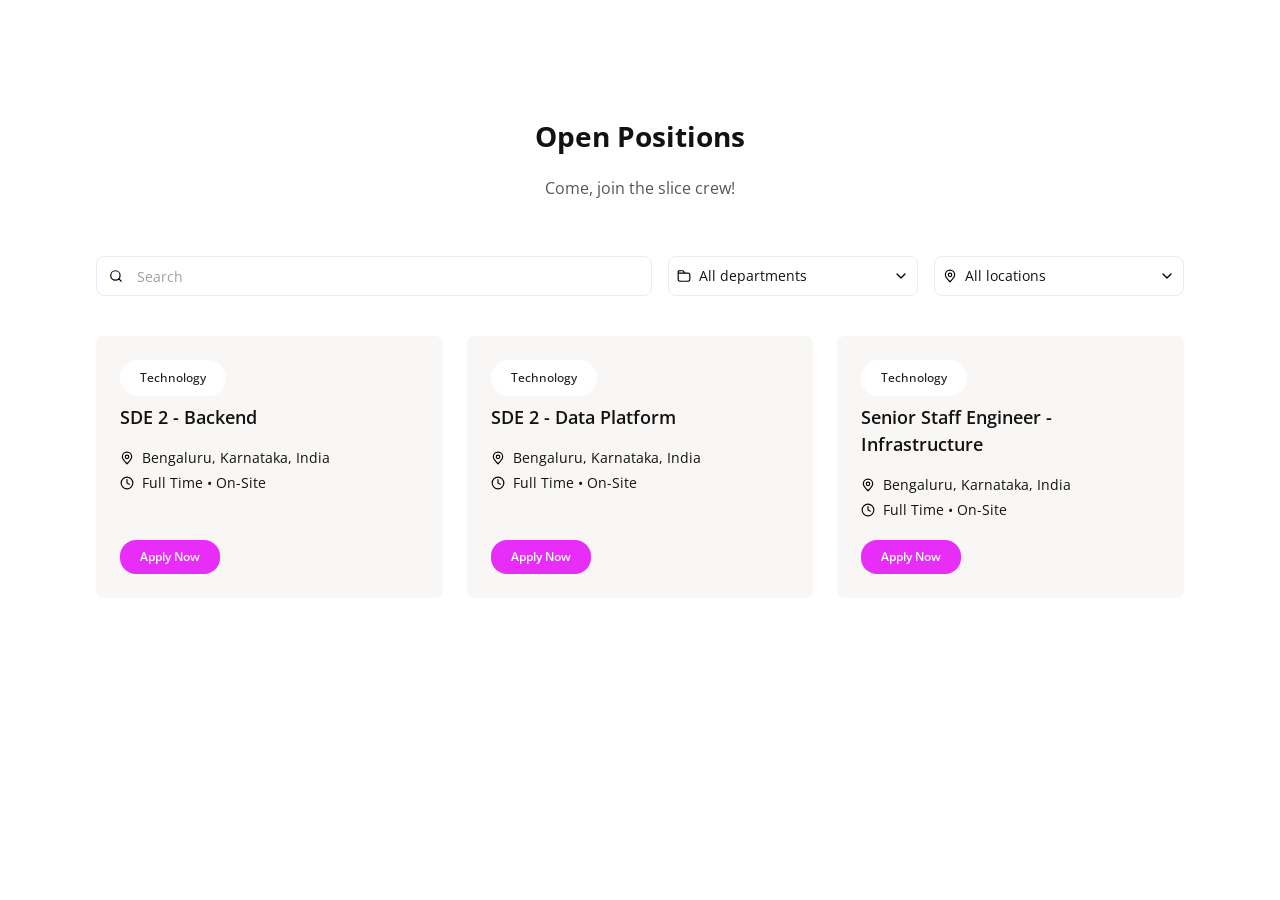
<file: tests/fixtures/kula_slice.html>
<!DOCTYPE html><html lang="en"><head><meta charSet="utf-8"/><meta name="viewport" content="width=device-width, initial-scale=1"/><link rel="stylesheet" href="https://careers-cdn.kula.ai/_next/static/css/012676eee51e6f21.css" data-precedence="next"/><link rel="stylesheet" href="https://careers-cdn.kula.ai/_next/static/css/c7c576e401954058.css" data-precedence="next"/><link rel="stylesheet" href="https://careers-cdn.kula.ai/_next/static/css/9cd09cd5990325ff.css" data-precedence="next"/><link rel="preload" as="script" fetchPriority="low" href="https://careers-cdn.kula.ai/_next/static/chunks/webpack-d60cd874361a17fa.js"/><script src="https://careers-cdn.kula.ai/_next/static/chunks/33d7a86f-2e5721a930ea3691.js" async=""></script><script src="https://careers-cdn.kula.ai/_next/static/chunks/8434-d79ae4d355548689.js" async=""></script><script src="https://careers-cdn.kula.ai/_next/static/chunks/main-app-61afead5074ff8e3.js" async=""></script><script src="https://careers-cdn.kula.ai/_next/static/chunks/3885-95791f9188f44ee7.js" async=""></script><script src="https://careers-cdn.kula.ai/_next/static/chunks/6415-aa11f50a5caecb7d.js" async=""></script><script src="https://careers-cdn.kula.ai/_next/static/chunks/935-bbbd05f0ef7ada4c.js" async=""></script><script src="https://careers-cdn.kula.ai/_next/static/chunks/59-7bb2c38be65cbaf7.js" async=""></script><script src="https://careers-cdn.kula.ai/_next/static/chunks/339-ccd62c10e57eeed4.js" async=""></script><script src="https://careers-cdn.kula.ai/_next/static/chunks/180-db38e689fa3194c4.js" async=""></script><script src="https://careers-cdn.kula.ai/_next/static/chunks/app/%5BaccountName%5D/layout-ac7d3b06e22dfc4f.js" async=""></script><script src="https://careers-cdn.kula.ai/_next/static/chunks/3d32f239-3b6beeaf908a5fd3.js" async=""></script><script src="https://careers-cdn.kula.ai/_next/static/chunks/0bbdf7f2-204a0e18a7ecaaa4.js" async=""></script><script src="https://careers-cdn.kula.ai/_next/static/chunks/4330-03dac1aeb1c10eca.js" async=""></script><script src="https://careers-cdn.kula.ai/_next/static/chunks/1446-43da6028ca5c5146.js" async=""></script><script src="https://careers-cdn.kula.ai/_next/static/chunks/5927-9f7513869f6ecb88.js" async=""></script><script src="https://careers-cdn.kula.ai/_next/static/chunks/7327-92d123ec294e314e.js" async=""></script><script src="https://careers-cdn.kula.ai/_next/static/chunks/8805-0d51ee78e5e85532.js" async=""></script><script src="https://careers-cdn.kula.ai/_next/static/chunks/app/%5BaccountName%5D/page-693bbf7582347184.js" async=""></script><script src="https://careers-cdn.kula.ai/_next/static/chunks/9017-4ecd6548737c512b.js" async=""></script><script src="https://careers-cdn.kula.ai/_next/static/chunks/app/not-found-fb9f35fa5e04e54d.js" async=""></script><link rel="icon" href="https://assets.kula.ai/images/career/t3ueg6uk3q662icrmyms5r9w2zxi"/><link rel="preconnect" href="https://fonts.googleapis.com"/><link rel="preconnect" href="https://fonts.gstatic.com"/><link rel="preconnect" href="https://fpcdn.io"/><link rel="preconnect" href="https://api.fpjs.io"/><link rel="preconnect" href="https://identification.kula.ai/"/><title>slice</title><meta name="application-name" content="slice"/><meta name="robots" content="index, follow, max-image-preview:large"/><link rel="canonical" href="https://careers.kula.ai/slice"/><meta property="og:title" content="slice"/><meta name="twitter:card" content="summary"/><meta name="twitter:title" content="slice"/><link rel="stylesheet" href="https://fonts.googleapis.com/css2?family=Open+Sans:ital,wght@0,300..800;1,300..800&amp;display=swap" fetchPriority="high"/><script src="https://careers-cdn.kula.ai/_next/static/chunks/polyfills-42372ed130431b0a.js" noModule=""></script></head><body><div hidden=""><!--$--><!--/$--></div><style data-emotion="css-global n56rsv">:host,:root,[data-theme]{--chakra-ring-inset:var(--chakra-empty,/*!*/ /*!*/);--chakra-ring-offset-width:0px;--chakra-ring-offset-color:#fff;--chakra-ring-color:rgba(66, 153, 225, 0.6);--chakra-ring-offset-shadow:0 0 #0000;--chakra-ring-shadow:0 0 #0000;--chakra-space-x-reverse:0;--chakra-space-y-reverse:0;--chakra-colors-transparent:transparent;--chakra-colors-current:currentColor;--chakra-colors-black:#000000;--chakra-colors-white:#FFFFFF;--chakra-colors-whiteAlpha-50:rgba(255, 255, 255, 0.04);--chakra-colors-whiteAlpha-100:rgba(255, 255, 255, 0.06);--chakra-colors-whiteAlpha-200:rgba(255, 255, 255, 0.08);--chakra-colors-whiteAlpha-300:rgba(255, 255, 255, 0.16);--chakra-colors-whiteAlpha-400:rgba(255, 255, 255, 0.24);--chakra-colors-whiteAlpha-500:rgba(255, 255, 255, 0.36);--chakra-colors-whiteAlpha-600:rgba(255, 255, 255, 0.48);--chakra-colors-whiteAlpha-700:rgba(255, 255, 255, 0.64);--chakra-colors-whiteAlpha-800:rgba(255, 255, 255, 0.80);--chakra-colors-whiteAlpha-900:rgba(255, 255, 255, 0.92);--chakra-colors-blackAlpha-50:rgba(0, 0, 0, 0.04);--chakra-colors-blackAlpha-100:rgba(0, 0, 0, 0.06);--chakra-colors-blackAlpha-200:rgba(0, 0, 0, 0.08);--chakra-colors-blackAlpha-300:rgba(0, 0, 0, 0.16);--chakra-colors-blackAlpha-400:rgba(0, 0, 0, 0.24);--chakra-colors-blackAlpha-500:rgba(0, 0, 0, 0.36);--chakra-colors-blackAlpha-600:rgba(0, 0, 0, 0.48);--chakra-colors-blackAlpha-700:rgba(0, 0, 0, 0.64);--chakra-colors-blackAlpha-800:rgba(0, 0, 0, 0.80);--chakra-colors-blackAlpha-900:rgba(0, 0, 0, 0.92);--chakra-colors-gray-50:#F7FAFC;--chakra-colors-gray-100:#D9D9D9;--chakra-colors-gray-200:#E2E8F0;--chakra-colors-gray-300:#CBD5E0;--chakra-colors-gray-400:#A0AEC0;--chakra-colors-gray-500:#718096;--chakra-colors-gray-600:#4A5568;--chakra-colors-gray-700:#2D3748;--chakra-colors-gray-800:#202020;--chakra-colors-gray-900:#121212;--chakra-colors-red-50:#FFF5F5;--chakra-colors-red-100:#FED7D7;--chakra-colors-red-200:#FEB2B2;--chakra-colors-red-300:#FC8181;--chakra-colors-red-400:#F56565;--chakra-colors-red-500:#E53E3E;--chakra-colors-red-600:#C53030;--chakra-colors-red-700:#9B2C2C;--chakra-colors-red-800:#822727;--chakra-colors-red-900:#63171B;--chakra-colors-orange-50:#FFFAF0;--chakra-colors-orange-100:#FEEBC8;--chakra-colors-orange-200:#FBD38D;--chakra-colors-orange-300:#F6AD55;--chakra-colors-orange-400:#ED8936;--chakra-colors-orange-500:#DD6B20;--chakra-colors-orange-600:#EDA145;--chakra-colors-orange-700:#9C4221;--chakra-colors-orange-800:#7B341E;--chakra-colors-orange-900:#652B19;--chakra-colors-yellow-50:#FFFFF0;--chakra-colors-yellow-100:#FEFCBF;--chakra-colors-yellow-200:#FAF089;--chakra-colors-yellow-300:#F6E05E;--chakra-colors-yellow-400:#ECC94B;--chakra-colors-yellow-500:#D69E2E;--chakra-colors-yellow-600:#B7791F;--chakra-colors-yellow-700:#975A16;--chakra-colors-yellow-800:#744210;--chakra-colors-yellow-900:#5F370E;--chakra-colors-green-50:#F0FFF4;--chakra-colors-green-100:#C6F6D5;--chakra-colors-green-200:#9AE6B4;--chakra-colors-green-300:#68D391;--chakra-colors-green-400:#48BB78;--chakra-colors-green-500:#38A169;--chakra-colors-green-600:#2F855A;--chakra-colors-green-700:#276749;--chakra-colors-green-800:#22543D;--chakra-colors-green-900:#1C4532;--chakra-colors-teal-50:#E6FFFA;--chakra-colors-teal-100:#B2F5EA;--chakra-colors-teal-200:#81E6D9;--chakra-colors-teal-300:#4FD1C5;--chakra-colors-teal-400:#38B2AC;--chakra-colors-teal-500:#319795;--chakra-colors-teal-600:#2C7A7B;--chakra-colors-teal-700:#285E61;--chakra-colors-teal-800:#234E52;--chakra-colors-teal-900:#1D4044;--chakra-colors-blue-50:#ebf8ff;--chakra-colors-blue-100:#bee3f8;--chakra-colors-blue-200:#90cdf4;--chakra-colors-blue-300:#63b3ed;--chakra-colors-blue-400:#4299e1;--chakra-colors-blue-500:#3182ce;--chakra-colors-blue-600:#2b6cb0;--chakra-colors-blue-700:#2c5282;--chakra-colors-blue-800:#2a4365;--chakra-colors-blue-900:#1A365D;--chakra-colors-cyan-50:#EDFDFD;--chakra-colors-cyan-100:#C4F1F9;--chakra-colors-cyan-200:#9DECF9;--chakra-colors-cyan-300:#76E4F7;--chakra-colors-cyan-400:#0BC5EA;--chakra-colors-cyan-500:#00B5D8;--chakra-colors-cyan-600:#00A3C4;--chakra-colors-cyan-700:#0987A0;--chakra-colors-cyan-800:#086F83;--chakra-colors-cyan-900:#065666;--chakra-colors-purple:#6220A3;--chakra-colors-pink-50:#FFF5F7;--chakra-colors-pink-100:#FED7E2;--chakra-colors-pink-200:#FBB6CE;--chakra-colors-pink-300:#F687B3;--chakra-colors-pink-400:#ED64A6;--chakra-colors-pink-500:#D53F8C;--chakra-colors-pink-600:#B83280;--chakra-colors-pink-700:#97266D;--chakra-colors-pink-800:#702459;--chakra-colors-pink-900:#521B41;--chakra-colors-brand-50:#0043CE;--chakra-colors-brand-100:#0043CE;--chakra-colors-brand-200:#0043CE;--chakra-colors-brand-500:#0043CE;--chakra-colors-brand-main:rgba(233, 45, 249, 1);--chakra-colors-brand-secondary:#FCF7EF;--chakra-colors-brand-mainTextColor:#FFFFFF;--chakra-colors-brand-secondaryTextColor:#000000;--chakra-colors-brand-pageBg:#FFFFFF;--chakra-colors-brand-pageTextColor:#000000;--chakra-colors-brand-hoverBg:rgba(0, 0, 0, 0.06);--chakra-colors-light-50:#FFFFFF;--chakra-colors-light-100:#413B74;--chakra-colors-light-200:#EDEDED;--chakra-colors-light-300:#8D8D8D;--chakra-colors-light-border:#EDEDED;--chakra-colors-light-background:white;--chakra-colors-light-highlight:#0043CE;--chakra-colors-light-hover:#413B74;--chakra-colors-light-text-primary:#6D659D;--chakra-colors-light-text-secondary:#8D8D8D;--chakra-colors-light-primary-button:#0043CE;--chakra-colors-light-primary-button-active:#0043CE;--chakra-colors-dark-50:#1A1B1C;--chakra-colors-dark-100:#6D659D;--chakra-colors-dark-200:#313233;--chakra-colors-dark-300:#AAAAAA;--chakra-colors-dark-border:#313233;--chakra-colors-dark-background:#6D659D;--chakra-colors-dark-highlight:#0043CE;--chakra-colors-dark-hover:#313233;--chakra-colors-dark-text-primary:#FFFFFF;--chakra-colors-dark-text-secondary:#AAAAAA;--chakra-colors-dark-primary-button:#0043CE;--chakra-colors-dark-primary-button-active:#0043CE;--chakra-colors-ats-primary:#605AFB;--chakra-colors-ats-secondary:#FFFFFF;--chakra-colors-ats-tertiary:#F4F4FB;--chakra-colors-ats-bg-primary:#F7F7F7;--chakra-colors-ats-bg-secondary:linear-gradient(180deg, #1B194D 0%, #121133 100%);--chakra-colors-ats-bg-tertiary:rgba(90, 84, 255, 0.12);--chakra-colors-ats-border-color:#EAEAEA;--chakra-colors-ats-bg-hover:linear-gradient(266.98deg, #F4F4FB 2.51%, rgba(244, 244, 251, 0) 97.49%);--chakra-colors-ats-text-primary:#0E0C0F;--chakra-colors-ats-text-secondary:#464547;--chakra-colors-ats-text-tertiary:#636363;--chakra-colors-ats-negative:#A32020;--chakra-colors-color-light:4A4A4A;--chakra-colors-color-dark:FFFFFF;--chakra-colors-color-danger:#FF5454;--chakra-colors-ats-text-light:#7E7E7E;--chakra-colors-ats-text-dark:#222222;--chakra-colors-hover-light:#FAFBFD;--chakra-colors-border-light:#D9D9D9;--chakra-colors-pending-border:#D78E00;--chakra-colors-border-color-header:#E4E5FA;--chakra-colors-modal-header-footer-border:#E9EBF4;--chakra-colors-base-black:#131122;--chakra-colors-base-white:#FFF;--chakra-colors-primary-25:#F5F6FF;--chakra-colors-primary-50:#EDF0FF;--chakra-colors-primary-100:#DEE4FF;--chakra-colors-primary-200:#C3CCFF;--chakra-colors-primary-300:#9FAAFF;--chakra-colors-primary-400:#797DFF;--chakra-colors-primary-500:#605AFB;--chakra-colors-primary-600:#503BF0;--chakra-colors-primary-700:#442ED4;--chakra-colors-primary-800:#3828AB;--chakra-colors-primary-900:#322887;--chakra-colors-primary-950:#1E184E;--chakra-colors-secondary-25:#F8F9FC;--chakra-colors-secondary-50:#F3F4F9;--chakra-colors-secondary-100:#E9EBF4;--chakra-colors-secondary-200:#D7DAEB;--chakra-colors-secondary-300:#BFC3DF;--chakra-colors-secondary-400:#A6A7D2;--chakra-colors-secondary-500:#9998BD;--chakra-colors-secondary-600:#847EAD;--chakra-colors-secondary-700:#6D659D;--chakra-colors-secondary-800:#585281;--chakra-colors-secondary-900:#413B74;--chakra-colors-secondary-950:#262244;--chakra-colors-status-1:#DC3636;--chakra-colors-status-2:#FF8769;--chakra-colors-status-3:#FAA238;--chakra-colors-status-4:#4FD08A;--chakra-colors-pastel-1-light:#FFEBE5;--chakra-colors-pastel-1-dark:#CC2900;--chakra-colors-pastel-2-light:#E3F7EB;--chakra-colors-pastel-2-dark:#227743;--chakra-colors-pastel-3-light:#F0E7FE;--chakra-colors-pastel-3-dark:#680AF5;--chakra-colors-pastel-4-light:#EAF4FA;--chakra-colors-pastel-4-dark:#1E587B;--chakra-colors-pastel-5-light:#F3F4F9;--chakra-colors-pastel-5-dark:#585281;--chakra-colors-pastel-6-light:#FEEACD;--chakra-colors-pastel-6-dark:#4D0F00;--chakra-colors-pastel-7-light:#E3F2FD;--chakra-colors-pastel-7-dark:#0D47A1;--chakra-colors-pastel-8-light:#FCE4EC;--chakra-colors-pastel-8-dark:#880E4F;--chakra-colors-pastel-9-light:#FFFDE7;--chakra-colors-pastel-9-dark:#7A6000;--chakra-colors-pastel-10-light:#FDF6E3;--chakra-colors-pastel-10-dark:#B58900;--chakra-colors-warning-100:#F4C790;--chakra-colors-warning-200:#EDA145;--chakra-colors-warning-300:#CC7914;--chakra-colors-error-100:#E4626F;--chakra-colors-error-200:#C03744;--chakra-colors-error-300:#8C1823;--chakra-colors-success-100:#A4F4E7;--chakra-colors-success-200:#15B097;--chakra-colors-success-300:#0B7B69;--chakra-colors-border-color:#E9EBF4;--chakra-colors-border-color1:#EFECF0;--chakra-borders-none:0;--chakra-borders-1px:1px solid;--chakra-borders-2px:2px solid;--chakra-borders-4px:4px solid;--chakra-borders-8px:8px solid;--chakra-fonts-heading:-apple-system,BlinkMacSystemFont,"Segoe UI",Helvetica,Arial,sans-serif,"Apple Color Emoji","Segoe UI Emoji","Segoe UI Symbol";--chakra-fonts-body:-apple-system,BlinkMacSystemFont,"Segoe UI",Helvetica,Arial,sans-serif,"Apple Color Emoji","Segoe UI Emoji","Segoe UI Symbol";--chakra-fonts-mono:SFMono-Regular,Menlo,Monaco,Consolas,"Liberation Mono","Courier New",monospace;--chakra-fontSizes-3xs:0.45rem;--chakra-fontSizes-2xs:0.625rem;--chakra-fontSizes-xs:0.75rem;--chakra-fontSizes-sm:0.875rem;--chakra-fontSizes-md:1rem;--chakra-fontSizes-lg:1.125rem;--chakra-fontSizes-xl:1.25rem;--chakra-fontSizes-2xl:1.5rem;--chakra-fontSizes-3xl:1.875rem;--chakra-fontSizes-4xl:2.25rem;--chakra-fontSizes-5xl:3rem;--chakra-fontSizes-6xl:3.75rem;--chakra-fontSizes-7xl:4.5rem;--chakra-fontSizes-8xl:6rem;--chakra-fontSizes-9xl:8rem;--chakra-fontWeights-hairline:100;--chakra-fontWeights-thin:200;--chakra-fontWeights-light:300;--chakra-fontWeights-normal:400;--chakra-fontWeights-medium:500;--chakra-fontWeights-semibold:600;--chakra-fontWeights-bold:700;--chakra-fontWeights-extrabold:800;--chakra-fontWeights-black:900;--chakra-letterSpacings-tighter:-0.05em;--chakra-letterSpacings-tight:-0.025em;--chakra-letterSpacings-normal:0;--chakra-letterSpacings-wide:0.025em;--chakra-letterSpacings-wider:0.05em;--chakra-letterSpacings-widest:0.1em;--chakra-lineHeights-3:.75rem;--chakra-lineHeights-4:1rem;--chakra-lineHeights-5:1.25rem;--chakra-lineHeights-6:1.5rem;--chakra-lineHeights-7:1.75rem;--chakra-lineHeights-8:2rem;--chakra-lineHeights-9:2.25rem;--chakra-lineHeights-10:2.5rem;--chakra-lineHeights-normal:normal;--chakra-lineHeights-none:1;--chakra-lineHeights-shorter:1.25;--chakra-lineHeights-short:1.375;--chakra-lineHeights-base:1.5;--chakra-lineHeights-tall:1.625;--chakra-lineHeights-taller:2;--chakra-radii-none:0;--chakra-radii-sm:0.125rem;--chakra-radii-base:0.25rem;--chakra-radii-md:0.375rem;--chakra-radii-lg:0.5rem;--chakra-radii-xl:0.75rem;--chakra-radii-2xl:1rem;--chakra-radii-3xl:1.5rem;--chakra-radii-full:9999px;--chakra-space-1:0.25rem;--chakra-space-2:0.5rem;--chakra-space-3:0.75rem;--chakra-space-4:1rem;--chakra-space-5:1.25rem;--chakra-space-6:1.5rem;--chakra-space-7:1.75rem;--chakra-space-8:2rem;--chakra-space-9:2.25rem;--chakra-space-10:2.5rem;--chakra-space-12:3rem;--chakra-space-14:3.5rem;--chakra-space-16:4rem;--chakra-space-20:5rem;--chakra-space-24:6rem;--chakra-space-28:7rem;--chakra-space-32:8rem;--chakra-space-36:9rem;--chakra-space-40:10rem;--chakra-space-44:11rem;--chakra-space-48:12rem;--chakra-space-52:13rem;--chakra-space-56:14rem;--chakra-space-60:15rem;--chakra-space-64:16rem;--chakra-space-72:18rem;--chakra-space-80:20rem;--chakra-space-96:24rem;--chakra-space-px:1px;--chakra-space-0-5:0.125rem;--chakra-space-1-5:0.375rem;--chakra-space-2-5:0.625rem;--chakra-space-3-5:0.875rem;--chakra-shadows-xs:0 0 0 1px rgba(0, 0, 0, 0.05);--chakra-shadows-sm:0 1px 2px 0 rgba(0, 0, 0, 0.05);--chakra-shadows-base:0 1px 3px 0 rgba(0, 0, 0, 0.1),0 1px 2px 0 rgba(0, 0, 0, 0.06);--chakra-shadows-md:0 4px 6px -1px rgba(0, 0, 0, 0.1),0 2px 4px -1px rgba(0, 0, 0, 0.06);--chakra-shadows-lg:0 10px 15px -3px rgba(0, 0, 0, 0.1),0 4px 6px -2px rgba(0, 0, 0, 0.05);--chakra-shadows-xl:0 20px 25px -5px rgba(0, 0, 0, 0.1),0 10px 10px -5px rgba(0, 0, 0, 0.04);--chakra-shadows-2xl:0 25px 50px -12px rgba(0, 0, 0, 0.25);--chakra-shadows-outline:0 0 0 3px rgba(66, 153, 225, 0.6);--chakra-shadows-inner:inset 0 2px 4px 0 rgba(0,0,0,0.06);--chakra-shadows-none:none;--chakra-shadows-dark-lg:rgba(0, 0, 0, 0.1) 0px 0px 0px 1px,rgba(0, 0, 0, 0.2) 0px 5px 10px,rgba(0, 0, 0, 0.4) 0px 15px 40px;--chakra-sizes-1:0.25rem;--chakra-sizes-2:0.5rem;--chakra-sizes-3:0.75rem;--chakra-sizes-4:1rem;--chakra-sizes-5:1.25rem;--chakra-sizes-6:1.5rem;--chakra-sizes-7:1.75rem;--chakra-sizes-8:2rem;--chakra-sizes-9:2.25rem;--chakra-sizes-10:2.5rem;--chakra-sizes-12:3rem;--chakra-sizes-14:3.5rem;--chakra-sizes-16:4rem;--chakra-sizes-20:5rem;--chakra-sizes-24:6rem;--chakra-sizes-28:7rem;--chakra-sizes-32:8rem;--chakra-sizes-36:9rem;--chakra-sizes-40:10rem;--chakra-sizes-44:11rem;--chakra-sizes-48:12rem;--chakra-sizes-52:13rem;--chakra-sizes-56:14rem;--chakra-sizes-60:15rem;--chakra-sizes-64:16rem;--chakra-sizes-72:18rem;--chakra-sizes-80:20rem;--chakra-sizes-96:24rem;--chakra-sizes-px:1px;--chakra-sizes-0-5:0.125rem;--chakra-sizes-1-5:0.375rem;--chakra-sizes-2-5:0.625rem;--chakra-sizes-3-5:0.875rem;--chakra-sizes-max:max-content;--chakra-sizes-min:min-content;--chakra-sizes-full:100%;--chakra-sizes-3xs:14rem;--chakra-sizes-2xs:16rem;--chakra-sizes-xs:20rem;--chakra-sizes-sm:24rem;--chakra-sizes-md:28rem;--chakra-sizes-lg:32rem;--chakra-sizes-xl:36rem;--chakra-sizes-2xl:42rem;--chakra-sizes-3xl:48rem;--chakra-sizes-4xl:56rem;--chakra-sizes-5xl:64rem;--chakra-sizes-6xl:72rem;--chakra-sizes-7xl:80rem;--chakra-sizes-8xl:90rem;--chakra-sizes-prose:60ch;--chakra-sizes-container-sm:640px;--chakra-sizes-container-md:768px;--chakra-sizes-container-lg:1024px;--chakra-sizes-container-xl:1280px;--chakra-zIndices-hide:-1;--chakra-zIndices-auto:auto;--chakra-zIndices-base:0;--chakra-zIndices-docked:10;--chakra-zIndices-dropdown:1000;--chakra-zIndices-sticky:1100;--chakra-zIndices-banner:1200;--chakra-zIndices-overlay:1300;--chakra-zIndices-modal:1400;--chakra-zIndices-popover:1500;--chakra-zIndices-skipLink:1600;--chakra-zIndices-toast:1700;--chakra-zIndices-tooltip:1800;--chakra-transition-property-common:background-color,border-color,color,fill,stroke,opacity,box-shadow,transform;--chakra-transition-property-colors:background-color,border-color,color,fill,stroke;--chakra-transition-property-dimensions:width,height;--chakra-transition-property-position:left,right,top,bottom;--chakra-transition-property-background:background-color,background-image,background-position;--chakra-transition-easing-ease-in:cubic-bezier(0.4, 0, 1, 1);--chakra-transition-easing-ease-out:cubic-bezier(0, 0, 0.2, 1);--chakra-transition-easing-ease-in-out:cubic-bezier(0.4, 0, 0.2, 1);--chakra-transition-duration-ultra-fast:50ms;--chakra-transition-duration-faster:100ms;--chakra-transition-duration-fast:150ms;--chakra-transition-duration-normal:200ms;--chakra-transition-duration-slow:300ms;--chakra-transition-duration-slower:400ms;--chakra-transition-duration-ultra-slow:500ms;--chakra-blur-none:0;--chakra-blur-sm:4px;--chakra-blur-base:8px;--chakra-blur-md:12px;--chakra-blur-lg:16px;--chakra-blur-xl:24px;--chakra-blur-2xl:40px;--chakra-blur-3xl:64px;--chakra-breakpoints-base:0px;--chakra-breakpoints-sm:30em;--chakra-breakpoints-md:768px;--chakra-breakpoints-lg:992px;--chakra-breakpoints-xl:80em;--chakra-breakpoints-2xl:1536px;}.chakra-ui-light :host:not([data-theme]),.chakra-ui-light :root:not([data-theme]),.chakra-ui-light [data-theme]:not([data-theme]),[data-theme=light] :host:not([data-theme]),[data-theme=light] :root:not([data-theme]),[data-theme=light] [data-theme]:not([data-theme]),:host[data-theme=light],:root[data-theme=light],[data-theme][data-theme=light]{--chakra-colors-chakra-body-text:var(--chakra-colors-gray-800);--chakra-colors-chakra-body-bg:var(--chakra-colors-white);--chakra-colors-chakra-border-color:var(--chakra-colors-gray-200);--chakra-colors-chakra-inverse-text:var(--chakra-colors-white);--chakra-colors-chakra-subtle-bg:var(--chakra-colors-gray-100);--chakra-colors-chakra-subtle-text:var(--chakra-colors-gray-600);--chakra-colors-chakra-placeholder-color:var(--chakra-colors-gray-500);}.chakra-ui-dark :host:not([data-theme]),.chakra-ui-dark :root:not([data-theme]),.chakra-ui-dark [data-theme]:not([data-theme]),[data-theme=dark] :host:not([data-theme]),[data-theme=dark] :root:not([data-theme]),[data-theme=dark] [data-theme]:not([data-theme]),:host[data-theme=dark],:root[data-theme=dark],[data-theme][data-theme=dark]{--chakra-colors-chakra-body-text:var(--chakra-colors-whiteAlpha-900);--chakra-colors-chakra-body-bg:var(--chakra-colors-gray-800);--chakra-colors-chakra-border-color:var(--chakra-colors-whiteAlpha-300);--chakra-colors-chakra-inverse-text:var(--chakra-colors-gray-800);--chakra-colors-chakra-subtle-bg:var(--chakra-colors-gray-700);--chakra-colors-chakra-subtle-text:var(--chakra-colors-gray-400);--chakra-colors-chakra-placeholder-color:var(--chakra-colors-whiteAlpha-400);}</style><style data-emotion="css-global fubdgu">html{line-height:1.5;-webkit-text-size-adjust:100%;font-family:system-ui,sans-serif;-webkit-font-smoothing:antialiased;text-rendering:optimizeLegibility;-moz-osx-font-smoothing:grayscale;touch-action:manipulation;}body{position:relative;min-height:100%;margin:0;font-feature-settings:"kern";}:where(*, *::before, *::after){border-width:0;border-style:solid;box-sizing:border-box;word-wrap:break-word;}main{display:block;}hr{border-top-width:1px;box-sizing:content-box;height:0;overflow:visible;}:where(pre, code, kbd,samp){font-family:SFMono-Regular,Menlo,Monaco,Consolas,monospace;font-size:1em;}a{background-color:transparent;color:inherit;-webkit-text-decoration:inherit;text-decoration:inherit;}abbr[title]{border-bottom:none;-webkit-text-decoration:underline;text-decoration:underline;-webkit-text-decoration:underline dotted;-webkit-text-decoration:underline dotted;text-decoration:underline dotted;}:where(b, strong){font-weight:bold;}small{font-size:80%;}:where(sub,sup){font-size:75%;line-height:0;position:relative;vertical-align:baseline;}sub{bottom:-0.25em;}sup{top:-0.5em;}img{border-style:none;}:where(button, input, optgroup, select, textarea){font-family:inherit;font-size:100%;line-height:1.15;margin:0;}:where(button, input){overflow:visible;}:where(button, select){text-transform:none;}:where(
          button::-moz-focus-inner,
          [type="button"]::-moz-focus-inner,
          [type="reset"]::-moz-focus-inner,
          [type="submit"]::-moz-focus-inner
        ){border-style:none;padding:0;}fieldset{padding:0.35em 0.75em 0.625em;}legend{box-sizing:border-box;color:inherit;display:table;max-width:100%;padding:0;white-space:normal;}progress{vertical-align:baseline;}textarea{overflow:auto;}:where([type="checkbox"], [type="radio"]){box-sizing:border-box;padding:0;}input[type="number"]::-webkit-inner-spin-button,input[type="number"]::-webkit-outer-spin-button{-webkit-appearance:none!important;}input[type="number"]{-moz-appearance:textfield;}input[type="search"]{-webkit-appearance:textfield;outline-offset:-2px;}input[type="search"]::-webkit-search-decoration{-webkit-appearance:none!important;}::-webkit-file-upload-button{-webkit-appearance:button;font:inherit;}details{display:block;}summary{display:-webkit-box;display:-webkit-list-item;display:-ms-list-itembox;display:list-item;}template{display:none;}[hidden]{display:none!important;}:where(
          blockquote,
          dl,
          dd,
          h1,
          h2,
          h3,
          h4,
          h5,
          h6,
          hr,
          figure,
          p,
          pre
        ){margin:0;}button{background:transparent;padding:0;}fieldset{margin:0;padding:0;}:where(ol, ul){margin:0;padding:0;}textarea{resize:vertical;}:where(button, [role="button"]){cursor:pointer;}button::-moz-focus-inner{border:0!important;}table{border-collapse:collapse;}:where(h1, h2, h3, h4, h5, h6){font-size:inherit;font-weight:inherit;}:where(button, input, optgroup, select, textarea){padding:0;line-height:inherit;color:inherit;}:where(img, svg, video, canvas, audio, iframe, embed, object){display:block;}:where(img, video){max-width:100%;height:auto;}[data-js-focus-visible] :focus:not([data-focus-visible-added]):not(
          [data-focus-visible-disabled]
        ){outline:none;box-shadow:none;}select::-ms-expand{display:none;}:root,:host{--chakra-vh:100vh;}@supports (height: -webkit-fill-available){:root,:host{--chakra-vh:-webkit-fill-available;}}@supports (height: -moz-fill-available){:root,:host{--chakra-vh:-moz-fill-available;}}@supports (height: 100dvh){:root,:host{--chakra-vh:100dvh;}}</style><style data-emotion="css-global 1u8u5o7">body{font-family:var(--chakra-fonts-body);color:var(--chakra-colors-chakra-body-text);background:var(--chakra-colors-chakra-body-bg);transition-property:background-color;transition-duration:var(--chakra-transition-duration-normal);line-height:var(--chakra-lineHeights-base);}*::-webkit-input-placeholder{color:var(--chakra-colors-chakra-placeholder-color);}*::-moz-placeholder{color:var(--chakra-colors-chakra-placeholder-color);}*:-ms-input-placeholder{color:var(--chakra-colors-chakra-placeholder-color);}*::placeholder{color:var(--chakra-colors-chakra-placeholder-color);}*,*::before,::after{border-color:var(--chakra-colors-chakra-border-color);}#canvas-root{background-color:#FFFFFF;font-family:Inter;}html,body{font-family:Open Sans;background:#FFFFFF;}</style><style data-emotion="css-global 1kgw8w8">.rich-text-wrapper{width:100%;}.rich-text-wrapper p{line-height:calc(12px + 8px);}.rich-text-wrapper p:empty{margin-bottom:20px;}.rich-text-wrapper span{word-break:break-word;width:100%;text-align:left;}.rich-text-wrapper span .ql-align-center{text-align:center;}.rich-text-wrapper span .ql-align-right{text-align:right;}.rich-text-wrapper span p{color:#121212;font-size:16px;font-weight:400;line-height:calc(16px + 8px);}.rich-text-wrapper span h1{color:#121212;font-size:72px;font-weight:500;line-height:calc(72px + 4px);}.rich-text-wrapper span h2{color:#555555;font-size:42px;font-weight:400;line-height:calc(42px + 4px);}.rich-text-wrapper span h3{color:#121212;font-size:28px;font-weight:400;line-height:calc(28px + 4px);}@media only screen and (max-width: 480px){.rich-text-wrapper span p{color:#121212;font-size:14px;font-weight:400;line-height:calc(16px + 8px);}.rich-text-wrapper span h1{color:#121212;font-size:54px;font-weight:500;line-height:calc(72px + 4px);}.rich-text-wrapper span h2{color:#555555;font-size:36px;font-weight:400;line-height:calc(42px + 4px);}.rich-text-wrapper span h3{color:#121212;font-size:22px;font-weight:400;line-height:calc(28px + 4px);}}</style><style data-emotion="css 7x7jeq">.css-7x7jeq{display:-webkit-box;display:-webkit-flex;display:-ms-flexbox;display:flex;margin:auto;-webkit-flex-direction:column;-ms-flex-direction:column;flex-direction:column;}</style><div class="css-7x7jeq"><style data-emotion="css x0nktp">.css-x0nktp{display:-webkit-box;display:-webkit-flex;display:-ms-flexbox;display:flex;-webkit-flex-direction:column;-ms-flex-direction:column;flex-direction:column;width:100%;max-width:1920px;-webkit-margin-start:auto;margin-inline-start:auto;-webkit-margin-end:auto;margin-inline-end:auto;}</style><div class="css-x0nktp"><style data-emotion="css zwecjg">.css-zwecjg{padding-top:20px;padding-bottom:20px;background:rgba(255, 255, 255, 1);background-color:#FFFFFF;}@media screen and (min-width: 30em){.css-zwecjg{padding-top:120px;padding-bottom:120px;}}</style><div class="jobs-component css-zwecjg" site="[object Object]" params="[object Object]" id="open-roles"><style data-emotion="css 1ao0ppx">.css-1ao0ppx{display:-webkit-box;display:-webkit-flex;display:-ms-flexbox;display:flex;-webkit-align-items:center;-webkit-box-align:center;-ms-flex-align:center;align-items:center;-webkit-flex-direction:column;-ms-flex-direction:column;flex-direction:column;gap:0.5rem;width:100%;margin:0 auto;-webkit-padding-start:max(24px, calc((100% - 1088px) / 2));padding-inline-start:max(24px, calc((100% - 1088px) / 2));-webkit-padding-end:max(24px, calc((100% - 1088px) / 2));padding-inline-end:max(24px, calc((100% - 1088px) / 2));padding-top:24px;padding-bottom:24px;}@media screen and (min-width: 992px){.css-1ao0ppx{padding-top:0px;padding-bottom:0px;}}</style><div class="chakra-stack css-1ao0ppx"><div class="rich-text-wrapper css-0"><span><h3 class="ql-align-center"><strong>Open Positions</strong></h3></span></div><style data-emotion="css 1yuhvjn">.css-1yuhvjn{margin-top:16px;}</style><div class="rich-text-wrapper css-1yuhvjn"><span><p class="ql-align-center"><span style="color:rgb(85, 85, 85)">Come, join the slice crew!</span></p></span></div><style data-emotion="css 1fvleaz">.css-1fvleaz{margin-top:48px;width:100%;}</style><div class="css-1fvleaz"><style data-emotion="css tl3ftk">.css-tl3ftk{display:-webkit-box;display:-webkit-flex;display:-ms-flexbox;display:flex;-webkit-align-items:center;-webkit-box-align:center;-ms-flex-align:center;align-items:center;-webkit-flex-direction:column;-ms-flex-direction:column;flex-direction:column;gap:0.5rem;}</style><div class="chakra-stack css-tl3ftk"><style data-emotion="css gwydvd">.css-gwydvd{display:-webkit-box;display:-webkit-flex;display:-ms-flexbox;display:flex;-webkit-align-items:stretch;-webkit-box-align:stretch;-ms-flex-align:stretch;align-items:stretch;-webkit-flex-direction:column;-ms-flex-direction:column;flex-direction:column;gap:16px;width:100%;}@media screen and (min-width: 30em){.css-gwydvd{-webkit-flex-direction:column;-ms-flex-direction:column;flex-direction:column;}}@media screen and (min-width: 80em){.css-gwydvd{-webkit-flex-direction:row;-ms-flex-direction:row;flex-direction:row;}}</style><div class="chakra-stack css-gwydvd"><style data-emotion="css wip7ql">.css-wip7ql{width:100%;display:-webkit-box;display:-webkit-flex;display:-ms-flexbox;display:flex;position:relative;isolation:isolate;--input-font-size:var(--chakra-fontSizes-md);--input-padding:var(--chakra-space-4);--input-border-radius:var(--chakra-radii-md);--input-height:var(--chakra-sizes-10);-webkit-flex:1;-ms-flex:1;flex:1;min-width:auto;}@media screen and (min-width: 30em){.css-wip7ql{min-width:auto;}}@media screen and (min-width: 80em){.css-wip7ql{min-width:220px;}}</style><div class="chakra-input__group css-wip7ql" data-group="true"><style data-emotion="css 1b2uij1">.css-1b2uij1{left:0;width:40px;font-size:14px;display:-webkit-box;display:-webkit-flex;display:-ms-flexbox;display:flex;-webkit-align-items:center;-webkit-box-align:center;-ms-flex-align:center;align-items:center;-webkit-box-pack:center;-ms-flex-pack:center;-webkit-justify-content:center;justify-content:center;position:absolute;top:0px;z-index:2;pointer-events:none;height:100%;}</style><div class="chakra-input__left-element css-1b2uij1"><style data-emotion="css 1jtt0u9">.css-1jtt0u9{width:1em;height:1em;display:inline-block;line-height:1em;-webkit-flex-shrink:0;-ms-flex-negative:0;flex-shrink:0;color:var(--chakra-colors-black);font-size:14px;}</style><svg xmlns="http://www.w3.org/2000/svg" width="1em" height="1em" fill="none" viewBox="0 0 24 24" focusable="false" class="chakra-icon css-1jtt0u9"><path stroke="currentColor" stroke-linecap="round" stroke-linejoin="round" stroke-width="2" d="m21 21-4.35-4.35M19 11a8 8 0 1 1-16 0 8 8 0 0 1 16 0"></path></svg></div><style data-emotion="css lrk7sy">.css-lrk7sy{width:100%;-webkit-padding-start:40px;padding-inline-start:40px;-webkit-padding-end:var(--input-padding);padding-inline-end:var(--input-padding);min-width:0px;outline:2px solid transparent;outline-offset:2px;position:relative;-webkit-appearance:none;-moz-appearance:none;-ms-appearance:none;appearance:none;transition-property:var(--chakra-transition-property-common);transition-duration:var(--chakra-transition-duration-normal);padding:12px;--input-font-size:var(--chakra-fontSizes-md);--input-padding:var(--chakra-space-4);--input-border-radius:var(--chakra-radii-md);--input-height:var(--chakra-sizes-10);border:1px solid;background:inherit;height:40px;padding-left:40px;padding-right:12px;font-size:14px;color:#121212;border-color:var(--chakra-colors-border-color);border-radius:8px;background-color:var(--chakra-colors-white);}.css-lrk7sy:disabled,.css-lrk7sy[disabled],.css-lrk7sy[aria-disabled=true],.css-lrk7sy[data-disabled]{opacity:0.4;cursor:not-allowed;}.css-lrk7sy[aria-readonly=true],.css-lrk7sy[readonly],.css-lrk7sy[data-readonly]{box-shadow:var(--chakra-shadows-none)!important;-webkit-user-select:all;-moz-user-select:all;-ms-user-select:all;user-select:all;}.css-lrk7sy[aria-invalid=true],.css-lrk7sy[data-invalid]{border-color:#E53E3E;box-shadow:0 0 0 1px #E53E3E;}.css-lrk7sy::-webkit-input-placeholder{color:#121212;opacity:0.4;}.css-lrk7sy::-moz-placeholder{color:#121212;opacity:0.4;}.css-lrk7sy:-ms-input-placeholder{color:#121212;opacity:0.4;}.css-lrk7sy::placeholder,.css-lrk7sy[data-placeholder]{color:#121212;opacity:0.4;}.css-lrk7sy:hover,.css-lrk7sy[data-hover]{border-color:var(--chakra-colors-secondary-300);}.css-lrk7sy:focus,.css-lrk7sy[data-focus]{border-color:var(--chakra-colors-secondary-300);box-shadow:var(--chakra-shadows-none);}.css-lrk7sy:focus-visible,.css-lrk7sy[data-focus-visible]{border-color:var(--chakra-colors-secondary-300);box-shadow:var(--chakra-shadows-none);}</style><input placeholder="Search" class="chakra-input css-lrk7sy" value=""/></div><style data-emotion="css 13qhsq0">.css-13qhsq0{display:-webkit-box;display:-webkit-flex;display:-ms-flexbox;display:flex;-webkit-align-items:stretch;-webkit-box-align:stretch;-ms-flex-align:stretch;align-items:stretch;-webkit-flex-direction:row;-ms-flex-direction:row;flex-direction:row;gap:16px;-webkit-flex-shrink:0;-ms-flex-negative:0;flex-shrink:0;width:100%;}@media screen and (min-width: 30em){.css-13qhsq0{width:100%;}}@media screen and (min-width: 80em){.css-13qhsq0{width:auto;}}</style><div class="chakra-stack css-13qhsq0"><style data-emotion="css 17motk0">.css-17motk0{display:-webkit-inline-box;display:-webkit-inline-flex;display:-ms-inline-flexbox;display:inline-flex;-webkit-appearance:none;-moz-appearance:none;-ms-appearance:none;appearance:none;-webkit-align-items:center;-webkit-box-align:center;-ms-flex-align:center;align-items:center;-webkit-box-pack:center;-ms-flex-pack:center;-webkit-justify-content:center;justify-content:center;-webkit-user-select:none;-moz-user-select:none;-ms-user-select:none;user-select:none;position:relative;white-space:nowrap;vertical-align:middle;outline:2px solid transparent;outline-offset:2px;line-height:1.2;transition-property:var(--chakra-transition-property-common);transition-duration:var(--chakra-transition-duration-normal);height:40px;min-width:var(--chakra-sizes-10);font-size:var(--chakra-fontSizes-md);-webkit-padding-start:var(--chakra-space-4);padding-inline-start:var(--chakra-space-4);-webkit-padding-end:var(--chakra-space-4);padding-inline-end:var(--chakra-space-4);background:var(--chakra-colors-gray-100);border:1px solid;border-color:var(--chakra-colors-border-color);padding:8px;background-color:var(--chakra-colors-white);color:var(--chakra-colors-secondary-700);font-weight:450;width:100%;border-radius:8px;}.css-17motk0:disabled,.css-17motk0[disabled],.css-17motk0[aria-disabled=true],.css-17motk0[data-disabled]{opacity:0.4;cursor:not-allowed;box-shadow:var(--chakra-shadows-none);}.css-17motk0:hover,.css-17motk0[data-hover]{background-color:var(--chakra-colors-white);border-color:var(--chakra-colors-secondary-300);}.css-17motk0:active,.css-17motk0[data-active]{background-color:var(--chakra-colors-white);border-color:var(--chakra-colors-secondary-300);}.css-17motk0:focus,.css-17motk0[data-focus]{background-color:var(--chakra-colors-white);border-color:var(--chakra-colors-secondary-300);box-shadow:var(--chakra-shadows-none);}.css-17motk0:focus-visible,.css-17motk0[data-focus-visible]{background-color:var(--chakra-colors-white);border-color:var(--chakra-colors-secondary-300);box-shadow:var(--chakra-shadows-none);}@media screen and (min-width: 30em){.css-17motk0{width:100%;}}@media screen and (min-width: 80em){.css-17motk0{width:250px;}}</style><button type="button" class="chakra-button chakra-menu__menu-button css-17motk0" id="menu-button-_R_2qjbld5fiuaivbH1_" aria-expanded="false" aria-haspopup="menu" aria-controls="menu-list-_R_2qjbld5fiuaivbH1_"><style data-emotion="css xl71ch">.css-xl71ch{pointer-events:none;-webkit-flex:1 1 auto;-ms-flex:1 1 auto;flex:1 1 auto;min-width:0px;}</style><span class="css-xl71ch"><style data-emotion="css 1dmd7e9">.css-1dmd7e9{display:-webkit-box;display:-webkit-flex;display:-ms-flexbox;display:flex;-webkit-align-items:center;-webkit-box-align:center;-ms-flex-align:center;align-items:center;-webkit-flex-direction:row;-ms-flex-direction:row;flex-direction:row;gap:8px;min-width:0px;}</style><div class="chakra-stack css-1dmd7e9"><style data-emotion="css 1ywrlvg">.css-1ywrlvg{display:-webkit-box;display:-webkit-flex;display:-ms-flexbox;display:flex;-webkit-align-items:center;-webkit-box-align:center;-ms-flex-align:center;align-items:center;-webkit-flex-direction:row;-ms-flex-direction:row;flex-direction:row;gap:0.5rem;-webkit-flex-shrink:0;-ms-flex-negative:0;flex-shrink:0;font-size:14px;color:var(--chakra-colors-black);}</style><span class="chakra-stack css-1ywrlvg"><style data-emotion="css 13otjrl">.css-13otjrl{width:1em;height:1em;display:inline-block;line-height:1em;-webkit-flex-shrink:0;-ms-flex-negative:0;flex-shrink:0;color:currentColor;}</style><svg xmlns="http://www.w3.org/2000/svg" width="1em" height="1em" fill="none" viewBox="0 0 24 24" focusable="false" class="chakra-icon css-13otjrl"><path stroke="currentColor" stroke-linecap="round" stroke-linejoin="round" stroke-width="2" d="m13 7-1.116-2.231c-.32-.642-.481-.963-.72-1.198a2 2 0 0 0-.748-.462C10.1 3 9.74 3 9.022 3H5.2c-1.12 0-1.68 0-2.108.218a2 2 0 0 0-.874.874C2 4.52 2 5.08 2 6.2V7m0 0h15.2c1.68 0 2.52 0 3.162.327a3 3 0 0 1 1.311 1.311C22 9.28 22 10.12 22 11.8v4.4c0 1.68 0 2.52-.327 3.162a3 3 0 0 1-1.311 1.311C19.72 21 18.88 21 17.2 21H6.8c-1.68 0-2.52 0-3.162-.327a3 3 0 0 1-1.311-1.311C2 18.72 2 17.88 2 16.2z"></path></svg></span><style data-emotion="css 105zx8h">.css-105zx8h{font-size:14px;font-weight:400;text-align:left;color:#121212;white-space:nowrap;overflow:hidden;text-overflow:ellipsis;}</style><p class="chakra-text select-option-text css-105zx8h">All departments</p></div></span><style data-emotion="css 1hzyiq5">.css-1hzyiq5{display:-webkit-inline-box;display:-webkit-inline-flex;display:-ms-inline-flexbox;display:inline-flex;-webkit-align-self:center;-ms-flex-item-align:center;align-self:center;-webkit-flex-shrink:0;-ms-flex-negative:0;flex-shrink:0;-webkit-margin-start:0.5rem;margin-inline-start:0.5rem;}</style><span class="chakra-button__icon css-1hzyiq5"><style data-emotion="css 1ofnvtk">.css-1ofnvtk{display:-webkit-inline-box;display:-webkit-inline-flex;display:-ms-inline-flexbox;display:inline-flex;color:var(--chakra-colors-black);-webkit-transition:-webkit-transform 0.15s ease;transition:transform 0.15s ease;-webkit-transform:rotate(0deg);-moz-transform:rotate(0deg);-ms-transform:rotate(0deg);transform:rotate(0deg);}</style><span aria-hidden="true" focusable="false" class="css-1ofnvtk"><svg xmlns="http://www.w3.org/2000/svg" width="1em" height="1em" fill="none" viewBox="0 0 24 24"><path stroke="currentColor" stroke-linecap="round" stroke-linejoin="round" stroke-width="2" d="m6 9 6 6 6-6"></path></svg></span></span></button><style data-emotion="css ktd6ms">.css-ktd6ms{z-index:var(--chakra-zIndices-dropdown);}</style><div style="visibility:hidden;position:absolute;inset:0 auto auto 0" class="css-ktd6ms"><style data-emotion="css 1qyyyu4">.css-1qyyyu4{outline:2px solid transparent;outline-offset:2px;--menu-bg:#fff;--menu-shadow:var(--chakra-shadows-sm);color:inherit;padding-top:var(--chakra-space-2);padding-bottom:var(--chakra-space-2);z-index:var(--chakra-zIndices-dropdown);border-radius:var(--chakra-radii-md);border-width:1px;background:var(--menu-bg);padding:0px;min-width:0px;width:100%;min-height:auto;max-height:320px;height:auto;overflow:auto;transform-origin:top center;box-shadow:0px 4px 28px 0px #0000000F;}.chakra-ui-dark .css-1qyyyu4:not([data-theme]),[data-theme=dark] .css-1qyyyu4:not([data-theme]),.css-1qyyyu4[data-theme=dark]{--menu-bg:var(--chakra-colors-gray-700);--menu-shadow:var(--chakra-shadows-dark-lg);}@media screen and (min-width: 30em){.css-1qyyyu4{width:100%;}}@media screen and (min-width: 80em){.css-1qyyyu4{width:250px;}}</style><div tabindex="-1" role="menu" id="menu-list-_R_2qjbld5fiuaivbH1_" style="transform-origin:var(--popper-transform-origin);opacity:0;transform:translateY(-8px) scaleY(0.9)" aria-orientation="vertical" class="chakra-menu__menu-list css-1qyyyu4"></div></div><button type="button" class="chakra-button chakra-menu__menu-button css-17motk0" id="menu-button-_R_3ajbld5fiuaivbH1_" aria-expanded="false" aria-haspopup="menu" aria-controls="menu-list-_R_3ajbld5fiuaivbH1_"><span class="css-xl71ch"><div class="chakra-stack css-1dmd7e9"><span class="chakra-stack css-1ywrlvg"><svg xmlns="http://www.w3.org/2000/svg" width="1em" height="1em" fill="none" viewBox="0 0 24 24" focusable="false" class="chakra-icon css-13otjrl"><path stroke="currentColor" stroke-linecap="round" stroke-linejoin="round" stroke-width="2" d="M12 13a3 3 0 1 0 0-6 3 3 0 0 0 0 6"></path><path stroke="currentColor" stroke-linecap="round" stroke-linejoin="round" stroke-width="2" d="M12 22c4-4 8-7.582 8-12a8 8 0 1 0-16 0c0 4.418 4 8 8 12"></path></svg></span><p class="chakra-text select-option-text css-105zx8h">All locations</p></div></span><span class="chakra-button__icon css-1hzyiq5"><span aria-hidden="true" focusable="false" class="css-1ofnvtk"><svg xmlns="http://www.w3.org/2000/svg" width="1em" height="1em" fill="none" viewBox="0 0 24 24"><path stroke="currentColor" stroke-linecap="round" stroke-linejoin="round" stroke-width="2" d="m6 9 6 6 6-6"></path></svg></span></span></button><div style="visibility:hidden;position:absolute;inset:0 auto auto 0" class="css-ktd6ms"><style data-emotion="css 1o8b4hp">.css-1o8b4hp{outline:2px solid transparent;outline-offset:2px;--menu-bg:#fff;--menu-shadow:var(--chakra-shadows-sm);color:inherit;padding-top:var(--chakra-space-2);padding-bottom:var(--chakra-space-2);z-index:var(--chakra-zIndices-dropdown);border-radius:var(--chakra-radii-md);border-width:1px;background:var(--menu-bg);padding:0px;min-width:0px;width:100%;min-height:auto;max-height:300px;height:auto!important;overflow:auto;transform-origin:top center;box-shadow:0px 4px 28px 0px #0000000F;}.chakra-ui-dark .css-1o8b4hp:not([data-theme]),[data-theme=dark] .css-1o8b4hp:not([data-theme]),.css-1o8b4hp[data-theme=dark]{--menu-bg:var(--chakra-colors-gray-700);--menu-shadow:var(--chakra-shadows-dark-lg);}@media screen and (min-width: 30em){.css-1o8b4hp{width:100%;}}@media screen and (min-width: 80em){.css-1o8b4hp{width:250px;}}</style><div tabindex="-1" role="menu" id="menu-list-_R_3ajbld5fiuaivbH1_" style="transform-origin:var(--popper-transform-origin);opacity:0;transform:translateY(-8px) scaleY(0.9)" aria-orientation="vertical" class="chakra-menu__menu-list css-1o8b4hp"></div></div></div></div><style data-emotion="css sfgwn7">.css-sfgwn7{display:grid;width:100%;-webkit-column-gap:24px;column-gap:24px;row-gap:24px;margin-top:32px;grid-template-columns:repeat(1, minmax(0, 1fr));}@media screen and (min-width: 30em){.css-sfgwn7{grid-template-columns:repeat(2, minmax(0, 1fr));}}@media screen and (min-width: 80em){.css-sfgwn7{grid-template-columns:repeat(3, minmax(0, 1fr));}}</style><div class="css-sfgwn7"><style data-emotion="css 2vpafz">.css-2vpafz{display:-webkit-box;display:-webkit-flex;display:-ms-flexbox;display:flex;-webkit-flex-direction:column;-ms-flex-direction:column;flex-direction:column;position:relative;word-wrap:break-word;--card-bg:var(--chakra-colors-chakra-body-bg);box-shadow:var(--chakra-shadows-none);color:var(--chakra-colors-chakra-body-text);border-width:var(--card-border-width, 0);border-color:var(--card-border-color);--card-radius:var(--chakra-radii-md);--card-padding:var(--chakra-space-5);--card-shadow:var(--chakra-shadows-base);background-color:#F8F7F5;border-radius:8px;padding:24px;font-size:14px;min-width:0px;cursor:pointer;-webkit-transition:all 0.4s ease;transition:all 0.4s ease;}.chakra-ui-dark .css-2vpafz:not([data-theme]),[data-theme=dark] .css-2vpafz:not([data-theme]),.css-2vpafz[data-theme=dark]{--card-bg:var(--chakra-colors-gray-700);}.css-2vpafz:hover,.css-2vpafz[data-hover]{box-shadow:var(--chakra-shadows-base);}.css-2vpafz:hover{-webkit-transform:translateY(-4px);-moz-transform:translateY(-4px);-ms-transform:translateY(-4px);transform:translateY(-4px);}</style><div class="chakra-card css-2vpafz"><style data-emotion="css 1izcpyo">.css-1izcpyo{display:-webkit-box;display:-webkit-flex;display:-ms-flexbox;display:flex;-webkit-align-items:flex-start;-webkit-box-align:flex-start;-ms-flex-align:flex-start;align-items:flex-start;-webkit-flex-direction:column;-ms-flex-direction:column;flex-direction:column;gap:0.5rem;height:100%;}</style><style data-emotion="css 1aab61a">.css-1aab61a{display:inline-block;display:-webkit-box;display:-webkit-flex;display:-ms-flexbox;display:flex;-webkit-align-items:flex-start;-webkit-box-align:flex-start;-ms-flex-align:flex-start;align-items:flex-start;-webkit-flex-direction:column;-ms-flex-direction:column;flex-direction:column;gap:0.5rem;height:100%;}</style><span class="chakra-stack css-1aab61a"><style data-emotion="css 1ct3vlm">.css-1ct3vlm{display:-webkit-inline-box;display:-webkit-inline-flex;display:-ms-inline-flexbox;display:inline-flex;vertical-align:top;-webkit-align-items:center;-webkit-box-align:center;-ms-flex-align:center;align-items:center;max-width:100%;font-weight:var(--chakra-fontWeights-medium);line-height:1.2;outline:2px solid transparent;outline-offset:2px;--tag-color:var(--badge-color);--tag-bg:var(--badge-bg);--tag-shadow:var(--badge-shadow);color:var(--tag-color);box-shadow:var(--tag-shadow);min-height:var(--tag-min-height);--tag-min-height:var(--chakra-sizes-6);--tag-min-width:var(--chakra-sizes-6);--tag-font-size:var(--chakra-fontSizes-sm);--tag-padding-inline:var(--chakra-space-2);--badge-bg:var(--chakra-colors-gray-100);--badge-color:var(--chakra-colors-gray-800);height:36px;min-width:0px;background:#FFFFFF;font-size:12px;border-radius:20px;-webkit-padding-start:20px;padding-inline-start:20px;-webkit-padding-end:20px;padding-inline-end:20px;}.css-1ct3vlm:focus-visible,.css-1ct3vlm[data-focus-visible]{--tag-shadow:var(--chakra-shadows-outline);}.chakra-ui-dark .css-1ct3vlm:not([data-theme]),[data-theme=dark] .css-1ct3vlm:not([data-theme]),.css-1ct3vlm[data-theme=dark]{--badge-bg:rgba(226, 232, 240, 0.16);--badge-color:var(--chakra-colors-gray-200);}</style><span class="css-1ct3vlm"><style data-emotion="css 3snkxd">.css-3snkxd{line-height:1.2;overflow:hidden;text-overflow:ellipsis;display:-webkit-box;-webkit-box-orient:vertical;-webkit-line-clamp:var(--chakra-line-clamp);--chakra-line-clamp:1;white-space:nowrap;}</style><span class="css-3snkxd">Technology</span></span><style data-emotion="css e6viai">.css-e6viai{display:-webkit-box;display:-webkit-flex;display:-ms-flexbox;display:flex;-webkit-align-items:center;-webkit-box-align:center;-ms-flex-align:center;align-items:center;-webkit-box-pack:justify;-webkit-justify-content:space-between;justify-content:space-between;-webkit-flex-direction:row;-ms-flex-direction:row;flex-direction:row;-webkit-box-flex-wrap:wrap;-webkit-flex-wrap:wrap;-ms-flex-wrap:wrap;flex-wrap:wrap;gap:8px;width:100%;min-width:0px;}</style><div class="chakra-stack css-e6viai"><style data-emotion="css n8j7mg">.css-n8j7mg{color:#121212;overflow-wrap:break-word;font-size:18px;font-weight:600;}</style><p class="chakra-text css-n8j7mg">SDE 2 - Backend</p></div><style data-emotion="css 1ojkpqp">.css-1ojkpqp{display:-webkit-box;display:-webkit-flex;display:-ms-flexbox;display:flex;-webkit-align-items:flex-start;-webkit-box-align:flex-start;-ms-flex-align:flex-start;align-items:flex-start;-webkit-flex-direction:column;-ms-flex-direction:column;flex-direction:column;gap:0.5rem;-webkit-flex:1;-ms-flex:1;flex:1;width:100%;min-width:0px;margin-top:8px;row-gap:4px;}</style><div class="chakra-stack css-1ojkpqp"><style data-emotion="css egabfd">.css-egabfd{display:-webkit-box;display:-webkit-flex;display:-ms-flexbox;display:flex;-webkit-align-items:center;-webkit-box-align:center;-ms-flex-align:center;align-items:center;-webkit-flex-direction:row;-ms-flex-direction:row;flex-direction:row;gap:0.5rem;min-width:0px;width:100%;}</style><div class="chakra-stack css-egabfd"><style data-emotion="css l2vp3f">.css-l2vp3f{width:1em;height:1em;display:inline-block;line-height:1em;color:currentColor;-webkit-flex-shrink:0;-ms-flex-negative:0;flex-shrink:0;}</style><svg xmlns="http://www.w3.org/2000/svg" width="1em" height="1em" fill="none" viewBox="0 0 24 24" focusable="false" class="chakra-icon css-l2vp3f"><path stroke="currentColor" stroke-linecap="round" stroke-linejoin="round" stroke-width="2" d="M12 13a3 3 0 1 0 0-6 3 3 0 0 0 0 6"></path><path stroke="currentColor" stroke-linecap="round" stroke-linejoin="round" stroke-width="2" d="M12 22c4-4 8-7.582 8-12a8 8 0 1 0-16 0c0 4.418 4 8 8 12"></path></svg><style data-emotion="css 3vgwnq">.css-3vgwnq{color:#121212;font-weight:400;font-size:14px;min-width:0px;overflow:hidden;text-overflow:ellipsis;white-space:nowrap;}</style><p class="chakra-text css-3vgwnq">Bengaluru, Karnataka, India</p></div><div class="chakra-stack css-egabfd"><svg xmlns="http://www.w3.org/2000/svg" width="1em" height="1em" fill="none" viewBox="0 0 24 24" focusable="false" class="chakra-icon css-l2vp3f"><path stroke="currentColor" stroke-linecap="round" stroke-linejoin="round" stroke-width="2" d="M12 6v6l4 2m6-2c0 5.523-4.477 10-10 10S2 17.523 2 12 6.477 2 12 2s10 4.477 10 10"></path></svg><style data-emotion="css 1xutfxi">.css-1xutfxi{color:#121212;font-weight:400;font-size:14px;overflow:hidden;text-overflow:ellipsis;white-space:nowrap;min-width:0px;}</style><p class="chakra-text css-1xutfxi">Full Time<!-- --> • On-Site</p></div></div><style data-emotion="css 6gnbnd">.css-6gnbnd{min-width:-webkit-fit-content;min-width:-moz-fit-content;min-width:fit-content;margin-top:12px;transition-property:var(--chakra-transition-property-common);transition-duration:var(--chakra-transition-duration-fast);transition-timing-function:var(--chakra-transition-easing-ease-out);cursor:pointer;-webkit-text-decoration:none;text-decoration:none;outline:2px solid transparent;outline-offset:2px;color:#FFFFFF;font-size:12px;font-weight:600;padding:8px 20px!important;min-height:34px;text-align:center;border:var(--chakra-borders-none);border-radius:16px;background:rgba(233, 45, 249, 1);}.css-6gnbnd:hover,.css-6gnbnd[data-hover]{-webkit-text-decoration:none;text-decoration:none;}.css-6gnbnd:focus-visible,.css-6gnbnd[data-focus-visible]{box-shadow:var(--chakra-shadows-outline);}</style><a class="chakra-link css-6gnbnd" href="/slice/50594/?jobs=true"><span><span>Apply Now</span></span></a></span></div><div class="chakra-card css-2vpafz"><span class="chakra-stack css-1aab61a"><span class="css-1ct3vlm"><span class="css-3snkxd">Technology</span></span><div class="chakra-stack css-e6viai"><p class="chakra-text css-n8j7mg">SDE 2 - Data Platform</p></div><div class="chakra-stack css-1ojkpqp"><div class="chakra-stack css-egabfd"><svg xmlns="http://www.w3.org/2000/svg" width="1em" height="1em" fill="none" viewBox="0 0 24 24" focusable="false" class="chakra-icon css-l2vp3f"><path stroke="currentColor" stroke-linecap="round" stroke-linejoin="round" stroke-width="2" d="M12 13a3 3 0 1 0 0-6 3 3 0 0 0 0 6"></path><path stroke="currentColor" stroke-linecap="round" stroke-linejoin="round" stroke-width="2" d="M12 22c4-4 8-7.582 8-12a8 8 0 1 0-16 0c0 4.418 4 8 8 12"></path></svg><p class="chakra-text css-3vgwnq">Bengaluru, Karnataka, India</p></div><div class="chakra-stack css-egabfd"><svg xmlns="http://www.w3.org/2000/svg" width="1em" height="1em" fill="none" viewBox="0 0 24 24" focusable="false" class="chakra-icon css-l2vp3f"><path stroke="currentColor" stroke-linecap="round" stroke-linejoin="round" stroke-width="2" d="M12 6v6l4 2m6-2c0 5.523-4.477 10-10 10S2 17.523 2 12 6.477 2 12 2s10 4.477 10 10"></path></svg><p class="chakra-text css-1xutfxi">Full Time<!-- --> • On-Site</p></div></div><a class="chakra-link css-6gnbnd" href="/slice/50595/?jobs=true"><span><span>Apply Now</span></span></a></span></div><div class="chakra-card css-2vpafz"><span class="chakra-stack css-1aab61a"><span class="css-1ct3vlm"><span class="css-3snkxd">Technology</span></span><div class="chakra-stack css-e6viai"><p class="chakra-text css-n8j7mg">Senior Staff Engineer - Infrastructure</p></div><div class="chakra-stack css-1ojkpqp"><div class="chakra-stack css-egabfd"><svg xmlns="http://www.w3.org/2000/svg" width="1em" height="1em" fill="none" viewBox="0 0 24 24" focusable="false" class="chakra-icon css-l2vp3f"><path stroke="currentColor" stroke-linecap="round" stroke-linejoin="round" stroke-width="2" d="M12 13a3 3 0 1 0 0-6 3 3 0 0 0 0 6"></path><path stroke="currentColor" stroke-linecap="round" stroke-linejoin="round" stroke-width="2" d="M12 22c4-4 8-7.582 8-12a8 8 0 1 0-16 0c0 4.418 4 8 8 12"></path></svg><p class="chakra-text css-3vgwnq">Bengaluru, Karnataka, India</p></div><div class="chakra-stack css-egabfd"><svg xmlns="http://www.w3.org/2000/svg" width="1em" height="1em" fill="none" viewBox="0 0 24 24" focusable="false" class="chakra-icon css-l2vp3f"><path stroke="currentColor" stroke-linecap="round" stroke-linejoin="round" stroke-width="2" d="M12 6v6l4 2m6-2c0 5.523-4.477 10-10 10S2 17.523 2 12 6.477 2 12 2s10 4.477 10 10"></path></svg><p class="chakra-text css-1xutfxi">Full Time<!-- --> • On-Site</p></div></div><a class="chakra-link css-6gnbnd" href="/slice/50597/?jobs=true"><span><span>Apply Now</span></span></a></span></div></div></body></html>
</file>
